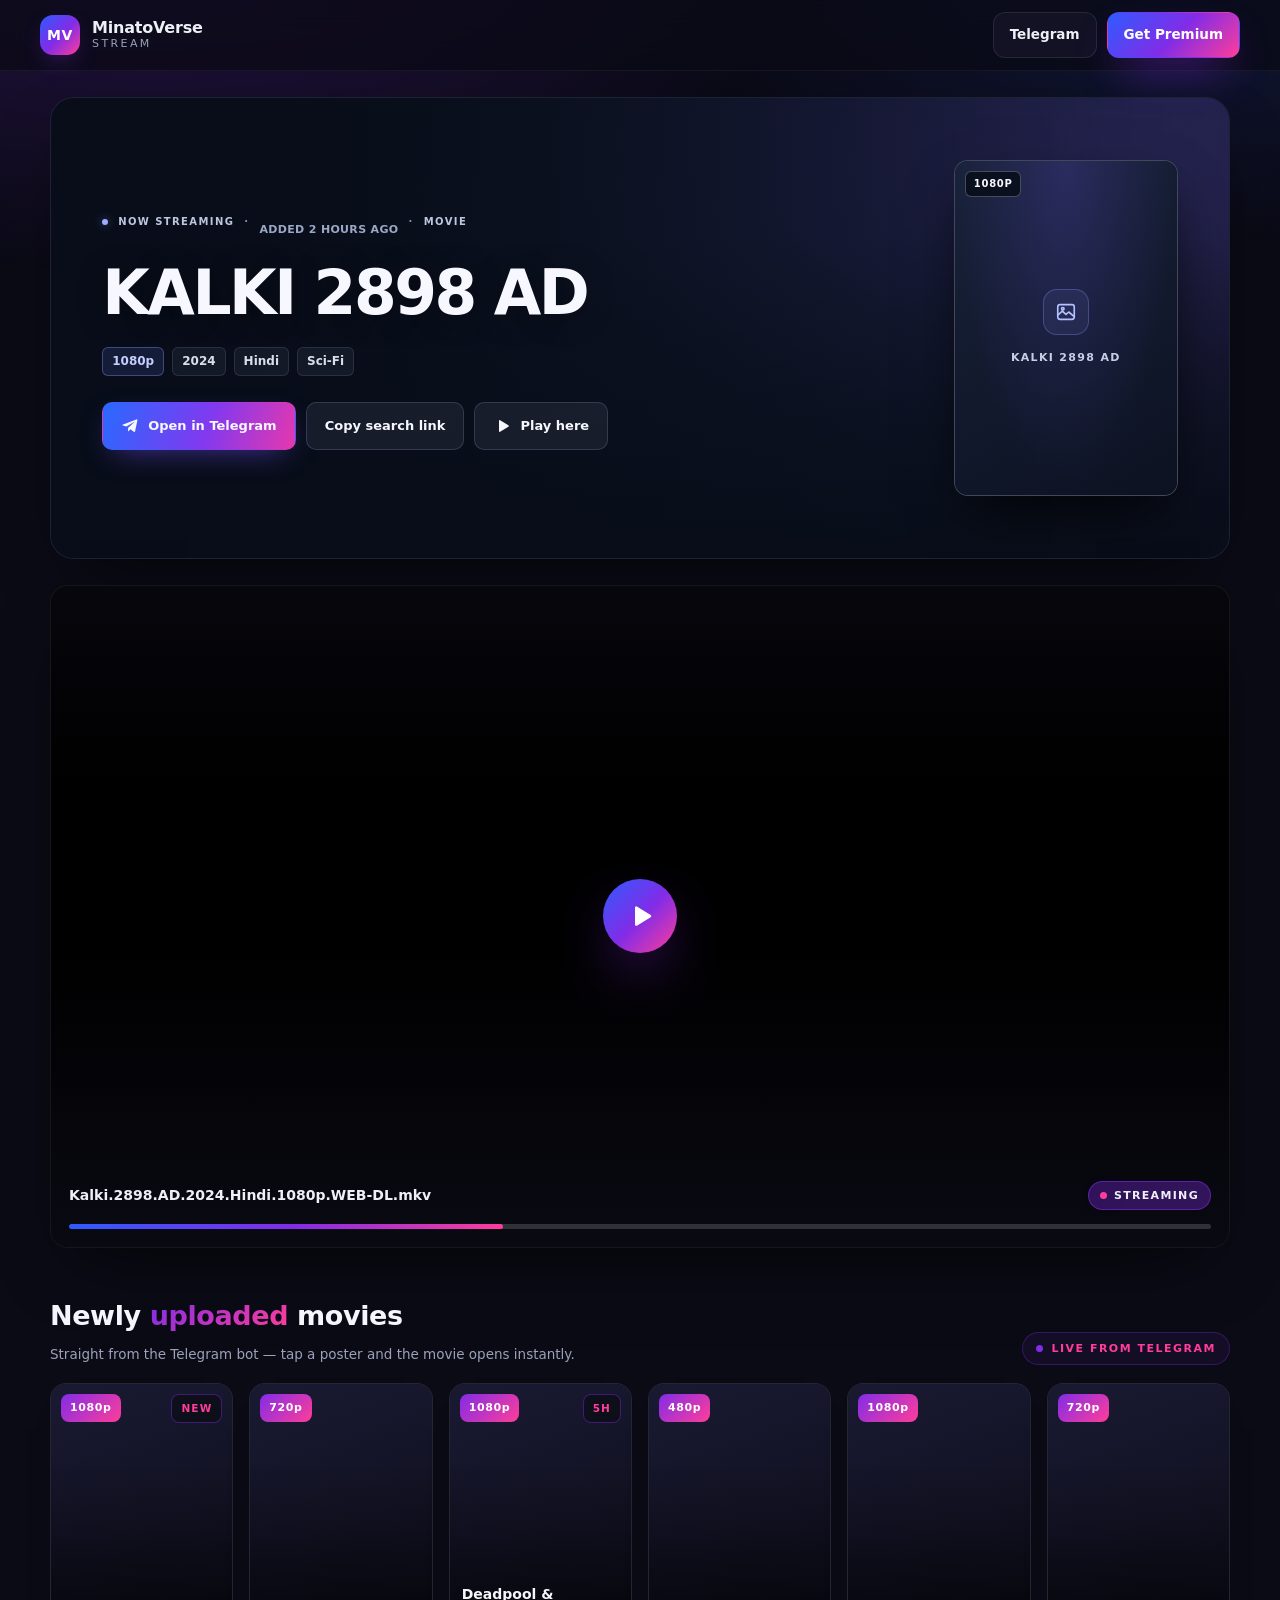
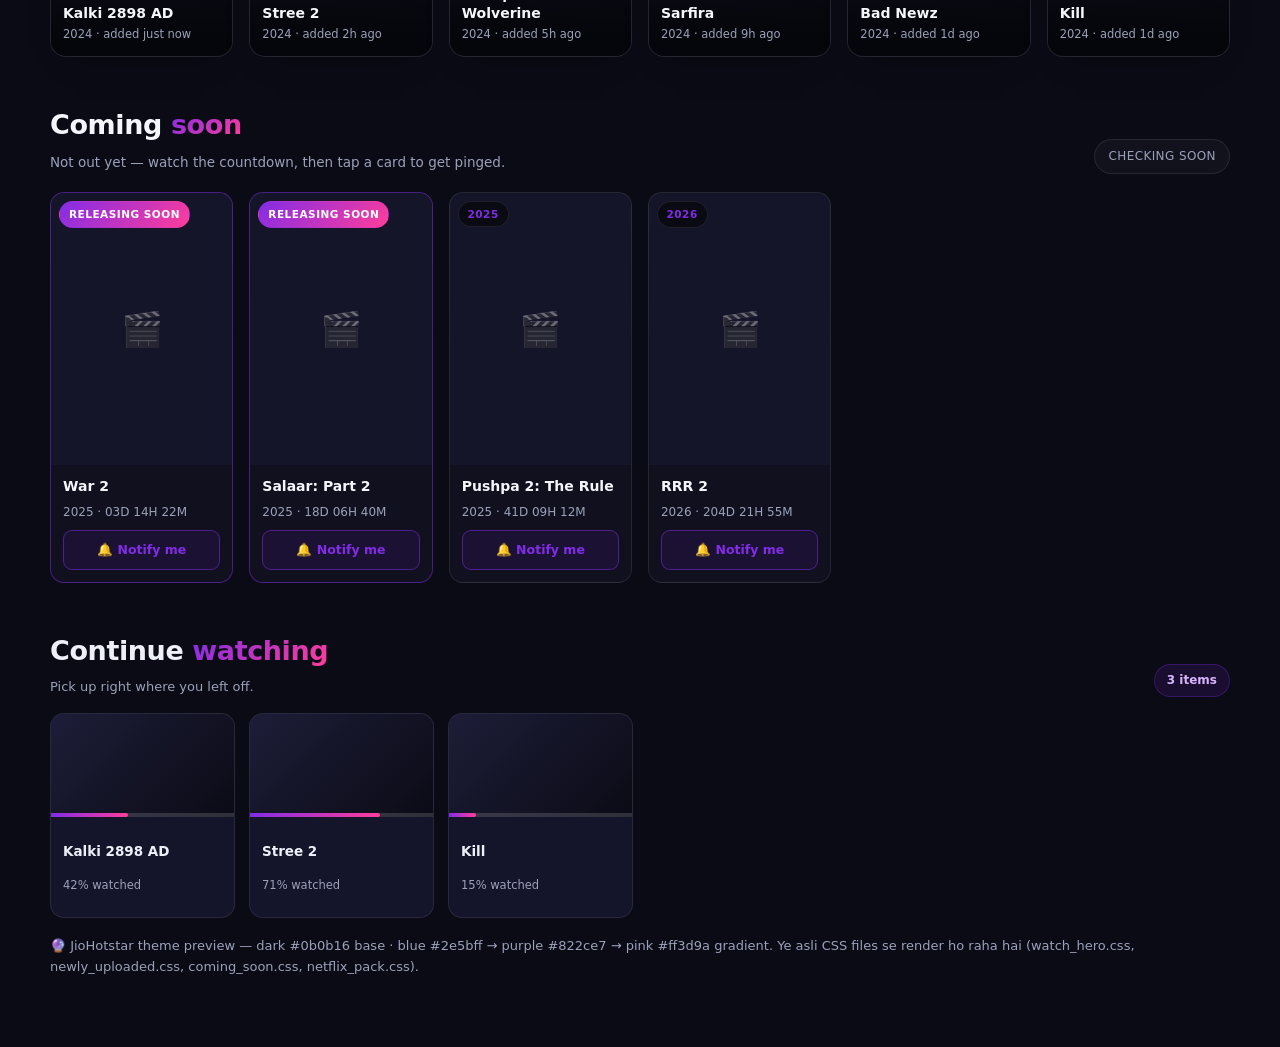
<file: preview/index.html>
<!DOCTYPE html>
<html lang="en">
<head>
<meta charset="UTF-8">
<meta name="viewport" content="width=device-width, initial-scale=1.0">
<meta name="theme-color" content="#0b0b16">
<title>MinatoVerse · JioHotstar Theme Preview</title>
<link rel="stylesheet" href="../dreamxbotz/static/watch_hero.css?v=jh">
<link rel="stylesheet" href="../dreamxbotz/static/newly_uploaded.css?v=jh">
<link rel="stylesheet" href="../dreamxbotz/static/coming_soon.css?v=jh">
<link rel="stylesheet" href="../dreamxbotz/static/netflix_pack.css?v=jh">
<style>
    /* ===== exact :root from dreamxbotz/template/req.html (JioHotstar theme) ===== */
    :root {
        --bg: #0b0b16;
        --panel: #121224;
        --panel-2: #191930;
        --line: rgba(255, 255, 255, 0.09);
        --line-2: rgba(255, 255, 255, 0.05);
        --text: #eef0f7;
        --muted: #9aa1b9;
        --brand: #2e5bff;
        --brand-2: #822ce7;
        --accent: #ff3d9a;
        --ok: #34d399;
        --warn: #fbbf24;
        --bad: #f87171;
        --radius: 18px;
        --radius-sm: 12px;
        --shadow: 0 28px 70px -30px rgba(0, 0, 0, 0.9);
        --grad: linear-gradient(135deg, var(--brand) 0%, var(--brand-2) 52%, var(--accent) 100%);
        --font-display: "Sora", "Segoe UI", system-ui, sans-serif;
        --font-body: "Inter", "Segoe UI", system-ui, sans-serif;
    }
    *, *::before, *::after { box-sizing: border-box; }
    html { -webkit-text-size-adjust: 100%; scroll-behavior: smooth; }
    body {
        margin: 0; background: var(--bg); color: var(--text);
        font-family: var(--font-body); line-height: 1.6;
        overflow-x: hidden; -webkit-font-smoothing: antialiased;
    }
    body::before {
        content: ""; position: fixed; inset: 0; z-index: 0; pointer-events: none;
        background:
            radial-gradient(1100px 620px at 12% -12%, rgba(130, 44, 231, 0.24), transparent 62%),
            radial-gradient(900px 520px at 92% -6%, rgba(46, 91, 255, 0.16), transparent 58%);
    }
    a { color: inherit; text-decoration: none; }
    .wrap { position: relative; z-index: 1; width: min(1180px, 100% - 32px); margin-inline: auto; padding-bottom: 70px; }

    .topbar {
        position: sticky; top: 0; z-index: 40;
        display: flex; align-items: center; justify-content: space-between; gap: 14px;
        padding: 12px min(40px, 4vw);
        background: rgba(11, 11, 22, 0.72);
        backdrop-filter: blur(16px); -webkit-backdrop-filter: blur(16px);
        border-bottom: 1px solid var(--line-2);
    }
    .brand { display: flex; align-items: center; gap: 12px; min-width: 0; }
    .brand-mark {
        display: grid; place-items: center; width: 40px; height: 40px; flex: none;
        border-radius: 13px; background: var(--grad);
        font-family: var(--font-display); font-weight: 700; font-size: 14px;
        letter-spacing: 0.5px; color: #ffffff;
        box-shadow: 0 10px 26px -12px rgba(130, 44, 231, 0.9);
    }
    .brand-text { display: flex; flex-direction: column; line-height: 1.15; font-family: var(--font-display); font-weight: 600; letter-spacing: -0.2px; }
    .brand-text small { font-family: var(--font-body); font-weight: 500; font-size: 11px; letter-spacing: 2.4px; text-transform: uppercase; color: var(--muted); }

    .btn {
        display: inline-flex; align-items: center; justify-content: center; gap: 8px;
        padding: 11px 16px; border: 1px solid var(--line); border-radius: 12px;
        background: var(--panel); color: var(--text); font-weight: 600; font-size: 13.5px;
        transition: transform .16s ease, border-color .16s ease, background .16s ease;
    }
    .btn-primary { background: var(--grad); border-color: transparent; color: #fff; box-shadow: 0 20px 44px -16px rgba(130, 44, 231, 0.95); }

    /* ---- fake player (stage) ---- */
    .stage { margin-top: 26px; }
    .player {
        position: relative; border-radius: var(--radius); overflow: hidden;
        border: 1px solid var(--line); background: #000;
        aspect-ratio: 16 / 9; display: flex; align-items: center; justify-content: center;
        box-shadow: var(--shadow);
    }
    .player-ui { position: absolute; inset: 0; display: flex; flex-direction: column; justify-content: flex-end; padding: 18px; background: linear-gradient(to bottom, rgba(11,11,22,.6), transparent 30%, transparent 55%, rgba(11,11,22,.85)); }
    .player-top { display: flex; align-items: center; justify-content: space-between; gap: 10px; margin-bottom: 14px; }
    .now-playing { font-weight: 600; font-size: 14px; overflow: hidden; text-overflow: ellipsis; white-space: nowrap; }
    .live-chip { flex: none; display: inline-flex; align-items: center; gap: 7px; padding: 5px 11px; border-radius: 999px; background: rgba(130,44,231,.35); border: 1px solid rgba(130,44,231,.55); font-size: 11px; font-weight: 700; letter-spacing: .12em; text-transform: uppercase; }
    .live-dot { width: 7px; height: 7px; border-radius: 50%; background: #ff3d9a; box-shadow: 0 0 34px rgba(130, 44, 231, 0.3); }
    .seek { position: relative; }
    .seek-track { height: 5px; border-radius: 999px; background: rgba(255,255,255,.16); overflow: hidden; }
    .seek-played { width: 38%; height: 100%; border-radius: 999px; background: var(--grad); }
    .play-big { margin: auto; width: 74px; height: 74px; border-radius: 50%; display: grid; place-items: center; background: var(--grad); color: #fff; box-shadow: 0 24px 60px -18px rgba(130,44,231,.95); }
    .note { margin: 18px 0 0; font-size: 13px; color: var(--muted); }
</style>
</head>
<body>
<header class="topbar">
    <div class="brand">
        <span class="brand-mark">MV</span>
        <span class="brand-text">MinatoVerse<small>stream</small></span>
    </div>
    <div style="display:flex;gap:10px;">
        <span class="btn">Telegram</span>
        <span class="btn btn-primary">Get Premium</span>
    </div>
</header>

<div class="wrap">

    <!-- ===== Movie hero (watch_hero.css) ===== -->
    <section class="mh-hero" id="movieHero" aria-labelledby="mhTitle" style="margin-top:26px;">
        <div class="mh-bg" aria-hidden="true"></div>
        <div class="mh-inner">
            <a class="mh-poster" href="#" aria-disabled="true">
                <span class="mh-poster-fallback" aria-hidden="true">
                    <span class="mh-fallback-icon">
                        <svg viewBox="0 0 24 24" fill="none" stroke="currentColor" stroke-width="1.8" stroke-linecap="round" stroke-linejoin="round">
                            <rect x="3" y="4" width="18" height="16" rx="2.5"></rect>
                            <path d="M3 15.5 8 11l4 3.6 3-2.6 6 5"></path>
                            <circle cx="8.5" cy="8.5" r="1.4"></circle>
                        </svg>
                    </span>
                    <span class="mh-fallback-text">Kalki 2898 AD</span>
                </span>
                <span class="mh-badge">1080p</span>
                <span class="mh-poster-hint">
                    <svg viewBox="0 0 24 24" fill="currentColor" aria-hidden="true"><path d="M21.9 4.3 18.8 19c-.2 1-.9 1.3-1.7.8l-4.6-3.4-2.2 2.1c-.3.3-.5.5-1 .5l.3-4.6 8.4-7.6c.4-.3-.1-.5-.6-.2L7.1 12.8l-4.5-1.4c-1-.3-1-1 .2-1.4l17.6-6.8c.8-.3 1.5.2 1.5 1.1Z"></path></svg>
                    Open in Telegram
                </span>
            </a>
            <div class="mh-info">
                <p class="mh-kicker">
                    <span class="mh-dot" aria-hidden="true"></span>Now streaming
                    <span class="mh-kicker-sep">·</span><span class="mh-added">Added 2 hours ago</span>
                    <span class="mh-kicker-sep">·</span><span class="mh-kind">Movie</span>
                </p>
                <h1 class="mh-title" id="mhTitle">Kalki 2898 AD</h1>
                <div class="mh-chips">
                    <span class="mh-chip is-quality">1080p</span>
                    <span class="mh-chip">2024</span>
                    <span class="mh-chip">Hindi</span>
                    <span class="mh-chip">Sci-Fi</span>
                </div>
                <div class="mh-actions">
                    <span class="mh-btn mh-btn-primary">
                        <svg viewBox="0 0 24 24" fill="currentColor" aria-hidden="true"><path d="M21.9 4.3 18.8 19c-.2 1-.9 1.3-1.7.8l-4.6-3.4-2.2 2.1c-.3.3-.5.5-1 .5l.3-4.6 8.4-7.6c.4-.3-.1-.5-.6-.2L7.1 12.8l-4.5-1.4c-1-.3-1-1 .2-1.4l17.6-6.8c.8-.3 1.5.2 1.5 1.1Z"></path></svg>
                        Open in Telegram
                    </span>
                    <span class="mh-btn mh-btn-ghost">Copy search link</span>
                    <a class="mh-btn mh-btn-ghost" href="#player">
                        <svg viewBox="0 0 24 24" fill="currentColor" aria-hidden="true"><path d="M8 5.2v13.6a1 1 0 0 0 1.5.9l11-6.8a1 1 0 0 0 0-1.8l-11-6.8A1 1 0 0 0 8 5.2Z"></path></svg>
                        Play here
                    </a>
                </div>
            </div>
        </div>
    </section>

    <!-- ===== Player (simplified) ===== -->
    <section class="stage" id="player">
        <div class="player">
            <div class="play-big">
                <svg viewBox="0 0 24 24" width="30" height="30" fill="currentColor"><path d="M8 5.2v13.6a1 1 0 0 0 1.5.9l11-6.8a1 1 0 0 0 0-1.8l-11-6.8A1 1 0 0 0 8 5.2Z"></path></svg>
            </div>
            <div class="player-ui">
                <div class="player-top">
                    <span class="now-playing">Kalki.2898.AD.2024.Hindi.1080p.WEB-DL.mkv</span>
                    <span class="live-chip"><i class="live-dot"></i>Streaming</span>
                </div>
                <div class="seek"><div class="seek-track"><div class="seek-played"></div></div></div>
            </div>
        </div>
    </section>

    <!-- ===== Newly Uploaded (newly_uploaded.css) ===== -->
    <section class="nu-section" aria-labelledby="nuTitle">
        <div class="nu-head">
            <div>
                <h2 class="nu-title" id="nuTitle">Newly <span>uploaded</span> movies</h2>
                <p class="nu-sub">Straight from the Telegram bot — tap a poster and the movie opens instantly.</p>
            </div>
            <span class="nu-chip"><i></i><span>live from telegram</span></span>
        </div>
        <div class="nu-grid">
            <a class="nu-card nu-card--newest" href="#">
                <span class="nu-art">
                    <span class="nu-shade"></span>
                    <span class="nu-badge">1080p</span>
                    <span class="nu-new">new</span>
                    <span class="nu-cta"><svg viewBox="0 0 24 24" fill="currentColor" width="15" height="15"><path d="M21.9 4.3 18.8 19c-.2 1-.9 1.3-1.7.8l-4.6-3.4-2.2 2.1c-.3.3-.5.5-1 .5l.3-4.6 8.4-7.6c.4-.3-.1-.5-.6-.2L7.1 12.8l-4.5-1.4c-1-.3-1-1 .2-1.4l17.6-6.8c.8-.3 1.5.2 1.5 1.1Z"/></svg><span>Open in Telegram</span></span>
                    <span class="nu-body"><span class="nu-card-title">Kalki 2898 AD</span><span class="nu-card-sub">2024 · added just now</span></span>
                </span>
            </a>
            <a class="nu-card" href="#"><span class="nu-art"><span class="nu-shade"></span><span class="nu-badge">720p</span><span class="nu-body"><span class="nu-card-title">Stree 2</span><span class="nu-card-sub">2024 · added 2h ago</span></span></span></a>
            <a class="nu-card" href="#"><span class="nu-art"><span class="nu-shade"></span><span class="nu-badge">1080p</span><span class="nu-new">5h</span><span class="nu-body"><span class="nu-card-title">Deadpool &amp; Wolverine</span><span class="nu-card-sub">2024 · added 5h ago</span></span></span></a>
            <a class="nu-card" href="#"><span class="nu-art"><span class="nu-shade"></span><span class="nu-badge">480p</span><span class="nu-body"><span class="nu-card-title">Sarfira</span><span class="nu-card-sub">2024 · added 9h ago</span></span></span></a>
            <a class="nu-card" href="#"><span class="nu-art"><span class="nu-shade"></span><span class="nu-badge">1080p</span><span class="nu-body"><span class="nu-card-title">Bad Newz</span><span class="nu-card-sub">2024 · added 1d ago</span></span></span></a>
            <a class="nu-card" href="#"><span class="nu-art"><span class="nu-shade"></span><span class="nu-badge">720p</span><span class="nu-body"><span class="nu-card-title">Kill</span><span class="nu-card-sub">2024 · added 1d ago</span></span></span></a>
        </div>
    </section>

    <!-- ===== Coming Soon (coming_soon.css) ===== -->
    <section class="cs-section" aria-labelledby="csTitle">
        <div class="cs-head">
            <div>
                <h2 class="cs-title" id="csTitle">Coming <span>soon</span></h2>
                <p class="cs-sub">Not out yet — watch the countdown, then tap a card to get pinged.</p>
            </div>
            <span class="cs-chip-live"><span>checking soon</span></span>
        </div>
        <div class="cs-grid">
            <div class="cs-card cs-soon">
                <div class="cs-art cs-noart"><span class="cs-chip">releasing soon</span></div>
                <div class="cs-body"><h3 class="cs-name">War 2</h3><p class="cs-meta">2025 · 03D 14H 22M</p><a class="cs-open" href="#">🔔 Notify me</a></div>
            </div>
            <div class="cs-card cs-soon">
                <div class="cs-art cs-noart"><span class="cs-chip">releasing soon</span></div>
                <div class="cs-body"><h3 class="cs-name">Salaar: Part 2</h3><p class="cs-meta">2025 · 18D 06H 40M</p><a class="cs-open" href="#">🔔 Notify me</a></div>
            </div>
            <div class="cs-card">
                <div class="cs-art cs-noart"><span class="cs-chip">2025</span></div>
                <div class="cs-body"><h3 class="cs-name">Pushpa 2: The Rule</h3><p class="cs-meta">2025 · 41D 09H 12M</p><a class="cs-open" href="#">🔔 Notify me</a></div>
            </div>
            <div class="cs-card">
                <div class="cs-art cs-noart"><span class="cs-chip">2026</span></div>
                <div class="cs-body"><h3 class="cs-name">RRR 2</h3><p class="cs-meta">2026 · 204D 21H 55M</p><a class="cs-open" href="#">🔔 Notify me</a></div>
            </div>
        </div>
    </section>

    <!-- ===== Netflix Pack rail (netflix_pack.css) ===== -->
    <section class="nfx-rail">
        <div class="nfx-rail-head">
            <div>
                <h2 class="nfx-rail-title">Continue <span>watching</span></h2>
                <p class="nfx-rail-sub">Pick up right where you left off.</p>
            </div>
            <span class="nfx-rail-count">3 items</span>
        </div>
        <div class="nfx-rail-grid">
            <div class="nfx-cw-card">
                <div class="nfx-cw-art" style="--h:265;">
                    <span class="nfx-cw-play"><span><svg viewBox="0 0 24 24" fill="currentColor" width="18"><path d="M8 5.2v13.6a1 1 0 0 0 1.5.9l11-6.8a1 1 0 0 0 0-1.8l-11-6.8A1 1 0 0 0 8 5.2Z"/></svg></span></span>
                    <div class="nfx-cw-progress"><i style="width:42%"></i></div>
                </div>
                <div class="nfx-cw-body"><p class="nfx-cw-title">Kalki 2898 AD</p><p class="nfx-cw-meta">42% watched</p></div>
            </div>
            <div class="nfx-cw-card">
                <div class="nfx-cw-art" style="--h:300;">
                    <span class="nfx-cw-play"><span><svg viewBox="0 0 24 24" fill="currentColor" width="18"><path d="M8 5.2v13.6a1 1 0 0 0 1.5.9l11-6.8a1 1 0 0 0 0-1.8l-11-6.8A1 1 0 0 0 8 5.2Z"/></svg></span></span>
                    <div class="nfx-cw-progress"><i style="width:71%"></i></div>
                </div>
                <div class="nfx-cw-body"><p class="nfx-cw-title">Stree 2</p><p class="nfx-cw-meta">71% watched</p></div>
            </div>
            <div class="nfx-cw-card">
                <div class="nfx-cw-art" style="--h:330;">
                    <span class="nfx-cw-play"><span><svg viewBox="0 0 24 24" fill="currentColor" width="18"><path d="M8 5.2v13.6a1 1 0 0 0 1.5.9l11-6.8a1 1 0 0 0 0-1.8l-11-6.8A1 1 0 0 0 8 5.2Z"/></svg></span></span>
                    <div class="nfx-cw-progress"><i style="width:15%"></i></div>
                </div>
                <div class="nfx-cw-body"><p class="nfx-cw-title">Kill</p><p class="nfx-cw-meta">15% watched</p></div>
            </div>
        </div>
    </section>

    <p class="note">🔮 JioHotstar theme preview — dark #0b0b16 base · blue #2e5bff → purple #822ce7 → pink #ff3d9a gradient. Ye asli CSS files se render ho raha hai (watch_hero.css, newly_uploaded.css, coming_soon.css, netflix_pack.css).</p>
</div>
</body>
</html>
</file>
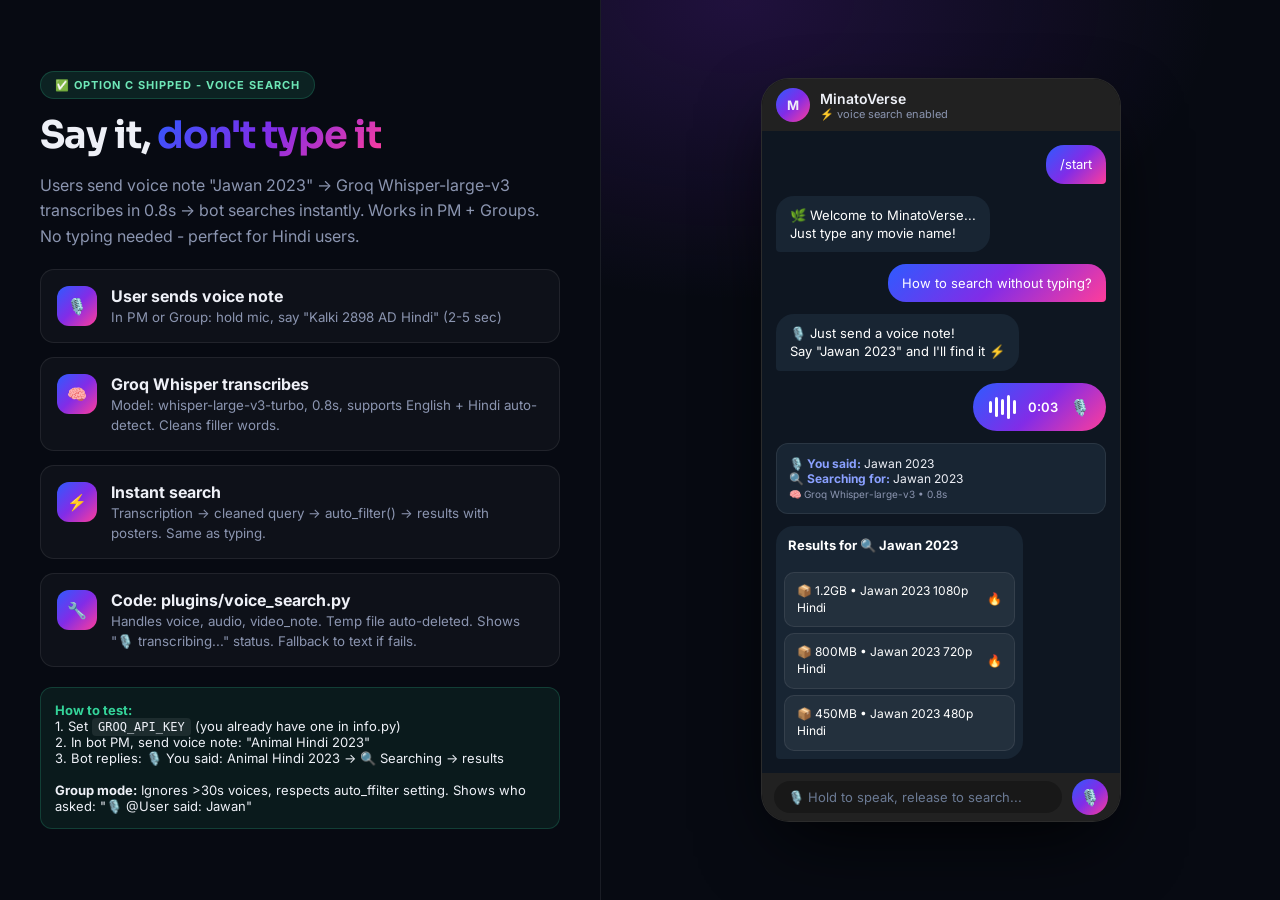
<file: preview/voice_search.html>
<!DOCTYPE html>
<html lang="en">
<head>
<meta charset="UTF-8"><meta name="viewport" content="width=device-width,initial-scale=1">
<title>MinatoVerse - Voice Search</title>
<link href="https://fonts.googleapis.com/css2?family=Sora:wght@600;700&family=Inter:wght@400;500;600&display=swap" rel="stylesheet">
<style>
:root{--bg:#070a12;--panel:#111525;--line:rgba(255,255,255,0.08);--text:#eef0f7;--muted:#8b95b0;--brand:#2e5bff;--purple:#822ce7;--pink:#ff3d9a;--grad:linear-gradient(135deg,#2e5bff,#822ce7,#ff3d9a);--ok:#34d399}
*{box-sizing:border-box}body{margin:0;background:var(--bg);color:var(--text);font-family:Inter,sans-serif;display:flex;min-height:100vh}
.left{flex:1;padding:40px;max-width:600px;margin:auto}
.right{flex:1;display:flex;align-items:center;justify-content:center;padding:30px;border-left:1px solid var(--line);background:radial-gradient(800px 500px at 20% 0%,rgba(130,44,231,0.2),transparent 60%)}
.badge{display:inline-flex;gap:8px;padding:6px 14px;border-radius:999px;background:rgba(52,211,153,0.12);border:1px solid rgba(52,211,153,0.2);font-size:11px;font-weight:700;letter-spacing:1px;text-transform:uppercase;color:#6ee7b7}
h1{font-family:Sora,sans-serif;font-size:38px;line-height:1.1;letter-spacing:-1px;margin:16px 0}
h1 span{background:var(--grad);-webkit-background-clip:text;background-clip:text;color:transparent}
.sub{color:var(--muted);line-height:1.6}
.steps{display:flex;flex-direction:column;gap:14px;margin-top:20px}
.step{display:flex;gap:14px;padding:16px;border:1px solid var(--line);border-radius:14px;background:rgba(255,255,255,0.03)}
.step i{width:40px;height:40px;border-radius:12px;background:var(--grad);display:grid;place-items:center;flex:none;font-style:normal}
.phone{width:360px;background:#0f0f0f;border-radius:28px;border:1px solid rgba(255,255,255,0.12);overflow:hidden;box-shadow:0 30px 80px -20px rgba(0,0,0,0.9);display:flex;flex-direction:column}
.p-top{height:52px;background:#212121;display:flex;align-items:center;gap:10px;padding:0 14px}
.avatar{width:34px;height:34px;border-radius:50%;background:var(--grad);display:grid;place-items:center;font-weight:700;font-size:13px}
.p-body{padding:14px;display:flex;flex-direction:column;gap:12px;min-height:480px;background:#0e1621}
.bubble{max-width:75%;padding:10px 14px;border-radius:18px;font-size:13px;line-height:1.4}
.bubble.me{align-self:flex-end;background:var(--grad);color:#fff;border-radius:18px 18px 4px 18px}
.bubble.bot{align-self:flex-start;background:#182533;color:#fff;border-radius:18px 18px 18px 4px}
.voice{display:flex;align-items:center;gap:12px;background:var(--grad);color:#fff;padding:12px 16px;border-radius:24px;align-self:flex-end;max-width:85%}
.wave{display:flex;gap:3px;align-items:center}
.wave i{width:3px;background:#fff;border-radius:999px;display:block;animation:wave 1s infinite}
.wave i:nth-child(1){height:12px;animation-delay:0s}
.wave i:nth-child(2){height:20px;animation-delay:.1s}
.wave i:nth-child(3){height:16px;animation-delay:.2s}
.wave i:nth-child(4){height:24px;animation-delay:.3s}
.wave i:nth-child(5){height:14px;animation-delay:.4s}
@keyframes wave{0%,100%{transform:scaleY(0.5)}50%{transform:scaleY(1)}}
.transcript{background:#182533;border:1px solid rgba(255,255,255,0.08);border-radius:12px;padding:12px;font-size:12px}
.transcript b{color:#8aa0ff}
.results{display:flex;flex-direction:column;gap:6px;margin-top:8px}
.res{display:flex;justify-content:space-between;align-items:center;padding:10px 12px;background:rgba(255,255,255,0.05);border-radius:10px;font-size:12px;border:1px solid var(--line)}
.code{font-family:monospace;background:rgba(255,255,255,0.08);padding:2px 6px;border-radius:4px;font-size:12px}
@media(max-width:900px){body{flex-direction:column}.right{border-left:none;border-top:1px solid var(--line)}}
</style>
</head>
<body>
<div class="left">
  <span class="badge">✅ OPTION C SHIPPED - VOICE SEARCH</span>
  <h1>Say it, <span>don't type it</span></h1>
  <p class="sub">Users send voice note "Jawan 2023" → Groq Whisper-large-v3 transcribes in 0.8s → bot searches instantly. Works in PM + Groups. No typing needed - perfect for Hindi users.</p>
  
  <div class="steps">
    <div class="step"><i>🎙️</i><div><b>User sends voice note</b><br><small style="color:var(--muted)">In PM or Group: hold mic, say "Kalki 2898 AD Hindi" (2-5 sec)</small></div></div>
    <div class="step"><i>🧠</i><div><b>Groq Whisper transcribes</b><br><small style="color:var(--muted)">Model: whisper-large-v3-turbo, 0.8s, supports English + Hindi auto-detect. Cleans filler words.</small></div></div>
    <div class="step"><i>⚡</i><div><b>Instant search</b><br><small style="color:var(--muted)">Transcription → cleaned query → auto_filter() → results with posters. Same as typing.</small></div></div>
    <div class="step"><i>🔧</i><div><b>Code: plugins/voice_search.py</b><br><small style="color:var(--muted)">Handles voice, audio, video_note. Temp file auto-deleted. Shows "🎙️ transcribing..." status. Fallback to text if fails.</small></div></div>
  </div>

  <div style="margin-top:20px;padding:14px;background:rgba(52,211,153,0.08);border:1px solid rgba(52,211,153,0.2);border-radius:12px;font-size:13px">
    <b style="color:var(--ok)">How to test:</b><br>
    1. Set <span class="code">GROQ_API_KEY</span> (you already have one in info.py)<br>
    2. In bot PM, send voice note: "Animal Hindi 2023"<br>
    3. Bot replies: 🎙️ You said: Animal Hindi 2023 → 🔍 Searching → results<br><br>
    <b>Group mode:</b> Ignores >30s voices, respects auto_ffilter setting. Shows who asked: "🎙️ @User said: Jawan"
  </div>
</div>

<div class="right">
  <div class="phone">
    <div class="p-top"><div class="avatar">M</div><div><div style="font-weight:600;font-size:14px">MinatoVerse</div><div style="font-size:11px;color:#8b95b0">⚡ voice search enabled</div></div></div>
    <div class="p-body">
      <div class="bubble me">/start</div>
      <div class="bubble bot">🌿 Welcome to MinatoVerse...<br>Just type any movie name!</div>
      <div class="bubble me">How to search without typing?</div>
      <div class="bubble bot">🎙️ Just send a voice note!<br>Say "Jawan 2023" and I'll find it ⚡</div>
      
      <div class="voice"><div class="wave"><i></i><i></i><i></i><i></i><i></i></div><span style="font-size:13px;font-weight:600">0:03</span><span style="margin-left:auto">🎙️</span></div>
      
      <div class="transcript"><b>🎙️ You said:</b> Jawan 2023<br><b>🔍 Searching for:</b> Jawan 2023<br><small style="color:var(--muted)">🧠 Groq Whisper-large-v3 • 0.8s</small></div>
      
      <div class="bubble bot" style="padding:0;overflow:hidden">
        <div style="padding:10px 12px"><b>Results for 🔍 Jawan 2023</b></div>
        <div class="results" style="padding:0 8px 8px">
          <div class="res"><span>📦 1.2GB • Jawan 2023 1080p Hindi</span><span>🔥</span></div>
          <div class="res"><span>📦 800MB • Jawan 2023 720p Hindi</span><span>🔥</span></div>
          <div class="res"><span>📦 450MB • Jawan 2023 480p Hindi</span><span></span></div>
        </div>
      </div>
    </div>
    <div style="height:48px;background:#212121;display:flex;align-items:center;padding:0 12px;gap:10px"><span style="flex:1;background:#181818;border-radius:20px;padding:8px 14px;font-size:13px;color:#6b7a94">🎙️ Hold to speak, release to search...</span><span style="width:36px;height:36px;border-radius:50%;background:var(--grad);display:grid;place-items:center">🎙️</span></div>
  </div>
</div>
</body>
</html>
</file>
<file: dreamxbotz/static/watch_hero.css>
/* MinatoVerse · cinematic watch hero
   JioHotstar-inspired: sharp wide artwork, dark scrims, a complete poster and
   a blue / violet / pink watch CTA. Everything is scoped to .mh-*.
   The poster is never cropped; only the decorative backdrop uses cover. */

.mh-hero {
    --mh-accent: #8d9dff;
    --mh-ink: #f7f8ff;
    --mh-gradient: linear-gradient(110deg, #2869ff 0%, #8239ef 55%, #e638ad 100%);
    position: relative;
    isolation: isolate;
    margin: 24px 0 4px;
    border: 1px solid rgba(183, 194, 255, 0.12);
    border-radius: 24px;
    background: #080d19;
    overflow: hidden;
    box-shadow: 0 28px 70px -30px rgba(0, 0, 0, 0.85);
}

.mh-hero [hidden] {
    display: none !important;
}

/* The wide artwork stays sharp. The scrim, not a heavy blur, protects text. */
.mh-bg {
    position: absolute;
    inset: 0 0 0 18%;
    z-index: 0;
    overflow: hidden;
    background:
        radial-gradient(ellipse at 85% 10%, rgba(104, 68, 198, 0.3), transparent 65%),
        linear-gradient(125deg, #101627, #152039 70%, #19152d);
}

.mh-bg img {
    display: block;
    width: 100%;
    height: 100%;
    object-fit: cover;
    object-position: center 30%;
    opacity: 0;
    transition: opacity 0.65s ease;
}

.mh-hero.is-art .mh-bg img {
    opacity: 0.9;
}

.mh-hero::after {
    content: "";
    position: absolute;
    inset: 0;
    z-index: 1;
    pointer-events: none;
    background:
        linear-gradient(90deg, #080d19 0%, rgba(8, 13, 25, 0.96) 23%, rgba(8, 13, 25, 0.7) 49%, rgba(8, 13, 25, 0.08) 100%),
        linear-gradient(0deg, #080d19 0%, rgba(8, 13, 25, 0.12) 70%);
}

/* ---------- layout ---------- */
.mh-inner {
    position: relative;
    z-index: 2;
    display: grid;
    grid-template-columns: minmax(0, 1fr) 224px;
    grid-template-areas: "info poster";
    gap: clamp(28px, 5vw, 72px);
    align-items: center;
    min-height: 460px;
    padding: 44px clamp(28px, 4vw, 52px);
}

/* ---------- complete 2:3 poster ---------- */
.mh-poster {
    grid-area: poster;
    position: relative;
    display: block;
    width: 100%;
    min-width: 0;
    aspect-ratio: 2 / 3;
    border-radius: 14px;
    overflow: hidden;
    text-decoration: none;
    color: inherit;
    background: #0c1221;
    border: 1px solid rgba(223, 229, 255, 0.25);
    box-shadow: 0 24px 55px -16px rgba(0, 0, 0, 0.9);
    transition: transform 0.3s ease, box-shadow 0.3s ease, border-color 0.3s ease;
}

@supports not (aspect-ratio: 2 / 3) {
    .mh-poster::before {
        content: "";
        display: block;
        padding-top: 150%;
    }
}

@media (hover: hover) {
    .mh-poster:hover {
        transform: translateY(-4px);
        border-color: rgba(183, 194, 255, 0.65);
        box-shadow: 0 28px 60px -16px #000, 0 0 28px rgba(130, 57, 239, 0.2);
    }
}

.mh-poster:focus-visible,
.mh-btn:focus-visible {
    outline: 3px solid #aab9ff;
    outline-offset: 5px;
}

.mh-poster-img {
    position: absolute;
    inset: 0;
    z-index: 2;
    display: block;
    width: 100%;
    height: 100%;
    /* Preserve every edge, including titles/credits on non-2:3 source art. */
    object-fit: contain;
    object-position: center;
    opacity: 0;
    transition: opacity 0.45s ease;
}

.mh-poster.is-ready .mh-poster-img {
    opacity: 1;
}

.mh-poster-fallback {
    position: absolute;
    inset: 0;
    z-index: 1;
    display: flex;
    flex-direction: column;
    align-items: center;
    justify-content: center;
    gap: 14px;
    padding: 16px;
    text-align: center;
    background:
        radial-gradient(ellipse at 50% 0%, rgba(98, 81, 213, 0.25), transparent 70%),
        linear-gradient(150deg, #19223b, #0c1221);
}

.mh-poster.is-ready .mh-poster-fallback {
    visibility: hidden;
}

.mh-fallback-icon {
    display: grid;
    place-items: center;
    width: 46px;
    height: 46px;
    border-radius: 14px;
    border: 1px solid rgba(141, 157, 255, 0.3);
    color: #b4c1ff;
    background: rgba(141, 157, 255, 0.08);
}

.mh-fallback-icon svg {
    width: 22px;
    height: 22px;
}

.mh-fallback-text {
    font-size: 11px;
    font-weight: 600;
    letter-spacing: 0.12em;
    text-transform: uppercase;
    color: #c7cee4;
    overflow-wrap: anywhere;
}

.mh-badge {
    position: absolute;
    top: 10px;
    left: 10px;
    z-index: 3;
    padding: 4px 8px;
    border: 1px solid rgba(255, 255, 255, 0.25);
    border-radius: 6px;
    background: rgba(8, 13, 25, 0.86);
    color: #f7f8ff;
    font-size: 10px;
    font-weight: 700;
    letter-spacing: 0.07em;
    text-transform: uppercase;
}

.mh-poster-hint {
    position: absolute;
    inset: auto 0 0;
    z-index: 3;
    display: flex;
    align-items: center;
    justify-content: center;
    gap: 6px;
    padding: 24px 8px 12px;
    font-size: 11px;
    font-weight: 600;
    color: #fff;
    background: linear-gradient(0deg, rgba(5, 8, 17, 0.96), transparent);
    opacity: 0;
    transition: opacity 0.25s ease;
}

.mh-poster-hint svg {
    width: 14px;
    height: 14px;
}

.mh-poster:hover .mh-poster-hint,
.mh-poster:focus-visible .mh-poster-hint {
    opacity: 1;
}

/* ---------- movie information ---------- */
.mh-info {
    grid-area: info;
    min-width: 0;
    max-width: 600px;
    padding: 12px 0;
}

.mh-kicker {
    display: flex;
    align-items: center;
    flex-wrap: wrap;
    gap: 10px;
    margin: 0 0 20px;
    font-size: 10px;
    font-weight: 600;
    letter-spacing: 0.14em;
    text-transform: uppercase;
    color: #bdc6e0;
}

.mh-live {
    display: inline-flex;
    align-items: center;
    gap: 8px;
    padding: 6px 10px;
    border: 1px solid rgba(141, 157, 255, 0.28);
    border-radius: 6px;
    background: rgba(95, 117, 224, 0.1);
    color: #bdc9ff;
}

.mh-dot {
    width: 6px;
    height: 6px;
    border-radius: 50%;
    background: #9baeff;
    box-shadow: 0 0 10px rgba(141, 157, 255, 0.55);
}

.mh-kicker-sep {
    color: #8290b1;
}

.mh-title {
    margin: 0;
    font-family: var(--font-display, "Sora", system-ui, sans-serif);
    font-size: clamp(34px, 4.8vw, 62px);
    font-weight: 700;
    line-height: 1.1;
    letter-spacing: -0.04em;
    text-transform: uppercase;
    color: var(--mh-ink);
    overflow-wrap: anywhere;
    text-wrap: balance;
    text-shadow: 0 4px 30px rgba(0, 0, 0, 0.3);
}

.mh-chips {
    display: flex;
    align-items: center;
    flex-wrap: wrap;
    gap: 8px;
    margin-top: 20px;
}

.mh-chip {
    padding: 4px 9px;
    border-radius: 6px;
    border: 1px solid rgba(204, 216, 255, 0.12);
    background: rgba(204, 216, 255, 0.06);
    color: #d8def0;
    font-size: 12px;
    font-weight: 600;
    white-space: nowrap;
}

.mh-chip.is-quality {
    border-color: rgba(141, 157, 255, 0.35);
    background: rgba(98, 118, 236, 0.14);
    color: #c4ceff;
}

.mh-sub {
    margin: 18px 0 0;
    max-width: 46ch;
    color: #b7c0d7;
    font-size: 14px;
    line-height: 1.7;
}

.mh-sub b {
    color: #e5eaff;
    font-weight: 600;
}

.mh-actions {
    display: flex;
    align-items: center;
    flex-wrap: wrap;
    gap: 10px;
    margin-top: 26px;
}

.mh-btn {
    display: inline-flex;
    align-items: center;
    justify-content: center;
    gap: 9px;
    min-height: 48px;
    padding: 12px 18px;
    border: 1px solid transparent;
    border-radius: 10px;
    font-family: var(--font-body, "Inter", system-ui, sans-serif);
    font-size: 13px;
    font-weight: 600;
    line-height: 1.4;
    text-decoration: none;
    cursor: pointer;
    color: var(--mh-ink);
    transition: transform 0.2s ease, box-shadow 0.2s ease, background 0.2s ease, filter 0.2s ease;
}

.mh-btn svg {
    width: 18px;
    height: 18px;
    flex: none;
}

.mh-btn-primary {
    min-width: 164px;
    background: var(--mh-gradient);
    box-shadow: 0 10px 30px -12px rgba(108, 75, 243, 0.7);
}

.mh-btn-primary:hover {
    filter: brightness(1.12);
    transform: translateY(-2px);
    box-shadow: 0 14px 32px -12px rgba(108, 75, 243, 0.85);
}

.mh-btn:active {
    transform: scale(0.98);
}

.mh-btn-ghost {
    background: rgba(196, 209, 255, 0.08);
    border-color: rgba(196, 209, 255, 0.16);
}

.mh-btn-ghost:hover {
    background: rgba(196, 209, 255, 0.16);
}

.mh-btn-icon {
    width: 48px;
    padding: 12px;
    flex: none;
}

.mh-btn[aria-disabled="true"],
.mh-btn:disabled {
    opacity: 0.5;
    pointer-events: none;
}

.mh-sr-only {
    position: absolute;
    width: 1px;
    height: 1px;
    padding: 0;
    margin: -1px;
    overflow: hidden;
    clip: rect(0, 0, 0, 0);
    white-space: nowrap;
    border: 0;
}

.mh-added {
    margin: 16px 0 0;
    color: #9aa8c6;
    font-size: 11px;
    letter-spacing: 0.03em;
}

.mh-status {
    display: block;
    margin-top: 12px;
    color: #bdc9e7;
    font-size: 12px;
    line-height: 1.5;
}

.mh-hero[data-mh-state="error"] .mh-status {
    color: #ffc9c9;
}

/* Only the placeholder shimmers, never already decoded artwork. */
.mh-hero[data-mh-state="loading"] .mh-poster:not(.is-ready)::after {
    content: "";
    position: absolute;
    inset: 0;
    z-index: 4;
    background: linear-gradient(100deg, transparent 20%, rgba(194, 205, 255, 0.1) 50%, transparent 80%);
    background-size: 220% 100%;
    animation: mh-shimmer 1.8s linear infinite;
    pointer-events: none;
}

@keyframes mh-shimmer {
    from { background-position: 140% 0; }
    to { background-position: -60% 0; }
}

/* ---------- tablet / phone ---------- */
@media (max-width: 900px) {
    .mh-inner {
        grid-template-columns: minmax(0, 1fr) 176px;
        gap: 24px;
        min-height: 410px;
        padding: 30px;
    }

    .mh-title {
        font-size: clamp(32px, 5vw, 46px);
    }

    .mh-hero {
        margin-top: 18px;
    }
}

@media (max-width: 640px) {
    .mh-inner {
        grid-template-columns: minmax(0, 1fr);
        grid-template-areas: "poster" "info";
        min-height: 0;
        gap: 24px;
        padding: 28px 24px 24px;
    }

    .mh-poster {
        width: 144px;
        justify-self: center;
        border-radius: 10px;
    }

    .mh-bg {
        inset: 0 0 auto;
        height: 360px;
    }

    .mh-bg img {
        object-position: center top;
    }

    .mh-hero::after {
        background: linear-gradient(0deg, #080d19 30%, rgba(8, 13, 25, 0.87) 52%, rgba(8, 13, 25, 0.18) 100%);
    }

    .mh-info {
        padding: 0;
    }

    .mh-kicker {
        margin-bottom: 14px;
    }

    .mh-title {
        font-size: clamp(30px, 7vw, 42px);
    }

    .mh-chips {
        margin-top: 16px;
        gap: 6px;
    }

    .mh-sub {
        font-size: 13px;
        margin-top: 14px;
    }

    .mh-actions {
        display: grid;
        grid-template-columns: minmax(0, 1fr) 48px;
        margin-top: 22px;
    }

    .mh-btn-primary {
        grid-column: 1 / -1;
    }
}

@media (max-width: 420px) {
    .mh-hero {
        border-radius: 18px;
    }

    .mh-inner {
        gap: 20px;
        padding: 22px 20px;
    }

    .mh-poster {
        width: 128px;
    }

    .mh-chip {
        padding: 4px 8px;
        font-size: 11px;
    }
}

@media (prefers-reduced-motion: reduce) {
    .mh-poster,
    .mh-btn,
    .mh-poster-hint,
    .mh-poster-img,
    .mh-bg img {
        transition: none !important;
    }

    .mh-hero[data-mh-state="loading"] .mh-poster::after {
        animation: none !important;
    }
}

@media print {
    .mh-hero {
        break-inside: avoid;
    }
}
</file>
<file: dreamxbotz/static/newly_uploaded.css>
/* ==========================================================================
   Stream Mode · "Newly Uploaded Movies"
   Served from the bot's own web server (/static/newly_uploaded.css).
   Everything is scoped under .nu-* and uses its own CSS variables, so the
   existing navbar / hero / trending / poster-wall styles stay untouched.
   Theme: JioHotstar-style dark background + purple/pink accent (blue #2e5bff → purple #822ce7 → pink #ff3d9a), matching the MinatoVerse pages.
   ========================================================================== */

.nu-section {
    --nu-accent: #822ce7;
    --nu-accent-2: #ff3d9a;
    --nu-ink: #f4f6fb;
    --nu-muted: #9aa1b9;
    --nu-card: #10101f;
    --nu-line: rgba(255, 255, 255, 0.09);
    --nu-line-accent: rgba(130, 44, 231, 0.5);
    --nu-glow: 0 24px 46px -26px rgba(130, 44, 231, 0.55);
    --nu-font: var(--font-display, "Sora", "Segoe UI", system-ui, sans-serif);
    position: relative;
    margin: 46px 0 10px;
}

/* ---------- header ---------- */
.nu-head {
    display: flex;
    align-items: flex-end;
    justify-content: space-between;
    gap: 16px;
    margin-bottom: 18px;
}

.nu-title {
    margin: 0;
    font-family: var(--nu-font);
    font-size: clamp(20px, 3.4vw, 27px);
    font-weight: 600;
    letter-spacing: -0.4px;
    color: var(--nu-ink);
}

.nu-title span {
    background: linear-gradient(135deg, var(--nu-accent) 0%, var(--nu-accent-2) 100%);
    -webkit-background-clip: text;
    background-clip: text;
    -webkit-text-fill-color: transparent;
    color: transparent;
}

.nu-sub {
    margin: 6px 0 0;
    font-size: 13.5px;
    color: var(--muted, var(--nu-muted));
}

.nu-chip {
    display: inline-flex;
    align-items: center;
    gap: 8px;
    flex: none;
    padding: 7px 13px;
    border-radius: 999px;
    border: 1px solid rgba(130, 44, 231, 0.32);
    background: rgba(130, 44, 231, 0.08);
    color: var(--nu-accent-2);
    font-size: 11px;
    font-weight: 600;
    letter-spacing: 1.5px;
    text-transform: uppercase;
    white-space: nowrap;
}

.nu-chip i {
    width: 7px;
    height: 7px;
    border-radius: 50%;
    background: var(--nu-accent);
    box-shadow: 0 0 0 0 rgba(130, 44, 231, 0.65);
    animation: nu-pulse 2.4s ease-out infinite;
}

@keyframes nu-pulse {
    0% { box-shadow: 0 0 0 0 rgba(130, 44, 231, 0.55); }
    70% { box-shadow: 0 0 0 9px rgba(130, 44, 231, 0); }
    100% { box-shadow: 0 0 0 0 rgba(130, 44, 231, 0); }
}

/* ---------- spotlight: the newest upload (Prime-Video-style banner) ---------- */
/* Filled by newly_uploaded.js with movies[0] of /api/movies/new: wide artwork
   (TMDB backdrop, or the poster blurred into an ambient background), a 2:3
   poster card, title, badges and the Telegram deep link. */
.nu-spotlight {
    margin: 0 0 24px;
}

.nu-spotlight[hidden] {
    display: none;
}

.nu-spot {
    position: relative;
    overflow: hidden;
    isolation: isolate;
    min-height: 300px;
    border-radius: 22px;
    border: 1px solid var(--nu-line);
    background: #0b0b16;
    box-shadow: 0 44px 90px -46px rgba(0, 0, 0, 0.98);
}

.nu-spot-bg {
    position: absolute;
    inset: 0;
    z-index: 0;
    overflow: hidden;
    background:
        radial-gradient(900px 420px at 80% 10%, rgba(130, 44, 231, 0.16), transparent 60%),
        linear-gradient(160deg, #1a1a30 0%, #0d0d18 60%, #0b0b16 100%);
}

.nu-spot-backdrop {
    position: absolute;
    inset: 0;
    width: 100%;
    height: 100%;
    object-fit: cover;
    object-position: center 22%;
    opacity: 0;
    transform: scale(1.04);
    transition: opacity 0.7s ease, transform 9s linear;
}

.nu-spot-backdrop.nu-on {
    opacity: 1;
    transform: scale(1);
}

.nu-spot-backdrop.nu-off {
    display: none;
}

/* No 16:9 artwork yet → the poster becomes a soft ambient background. */
.nu-spot-backdrop--poster,
.nu-spot-backdrop--poster.nu-on {
    transform: scale(1.4);
    filter: blur(30px) saturate(1.3) brightness(0.72);
    opacity: 0.95;
}

.nu-spot-shade {
    position: absolute;
    inset: 0;
    background:
        linear-gradient(90deg, rgba(7, 8, 12, 0.97) 0%, rgba(7, 8, 12, 0.88) 36%, rgba(7, 8, 12, 0.38) 70%, rgba(7, 8, 12, 0.18) 100%),
        linear-gradient(0deg, rgba(7, 8, 12, 0.96) 0%, rgba(7, 8, 12, 0) 48%);
}

.nu-spot-inner {
    position: relative;
    z-index: 1;
    display: grid;
    grid-template-columns: 208px minmax(0, 1fr);
    gap: 28px;
    align-items: center;
    padding: 30px;
}

.nu-spot-poster {
    position: relative;
    display: block;
    aspect-ratio: 2 / 3;
    border-radius: 16px;
    overflow: hidden;
    border: 1px solid rgba(255, 255, 255, 0.14);
    background: linear-gradient(160deg, #191932 0%, #0d0d18 100%);
    box-shadow: 0 34px 64px -30px rgba(0, 0, 0, 1), 0 0 0 1px rgba(130, 44, 231, 0.12);
    transition: transform 0.3s ease, box-shadow 0.3s ease;
}

.nu-spot-poster:hover,
.nu-spot-poster:focus-visible {
    transform: translateY(-4px) scale(1.02);
    box-shadow: var(--nu-glow), 0 34px 64px -30px rgba(0, 0, 0, 1);
    outline: none;
}

.nu-spot-poster:focus-visible {
    box-shadow: var(--nu-glow), 0 0 0 3px rgba(130, 44, 231, 0.45);
}

.nu-spot-poster img {
    position: absolute;
    inset: 0;
    width: 100%;
    height: 100%;
    object-fit: cover;
    opacity: 0;
    transition: opacity 0.45s ease;
}

.nu-spot-poster img.nu-on {
    opacity: 1;
}

.nu-spot-ribbon {
    position: absolute;
    top: 10px;
    right: 10px;
    padding: 5px 9px;
    border-radius: 8px;
    font-size: 10.5px;
    font-weight: 800;
    letter-spacing: 1.4px;
    text-transform: uppercase;
    color: var(--nu-accent-2);
    background: rgba(12, 14, 22, 0.86);
    border: 1px solid rgba(130, 44, 231, 0.55);
    backdrop-filter: blur(4px);
}

.nu-spot-info {
    min-width: 0;
}

.nu-spot-kicker {
    display: flex;
    align-items: center;
    flex-wrap: wrap;
    gap: 8px;
    margin: 0 0 10px;
    font-size: 11.5px;
    font-weight: 700;
    letter-spacing: 2px;
    text-transform: uppercase;
    color: var(--nu-accent-2);
}

.nu-spot-kicker i {
    width: 8px;
    height: 8px;
    border-radius: 50%;
    background: var(--nu-accent);
    animation: nu-pulse 2.4s ease-out infinite;
}

.nu-spot-sep {
    color: rgba(255, 255, 255, 0.35);
}

.nu-spot-added {
    color: var(--nu-muted);
    letter-spacing: 0.4px;
    text-transform: none;
    font-weight: 600;
}

.nu-spot-title {
    margin: 0;
    font-family: var(--nu-font);
    font-size: clamp(26px, 4.6vw, 46px);
    font-weight: 700;
    line-height: 1.05;
    letter-spacing: -0.9px;
    color: #ffffff;
    text-shadow: 0 6px 32px rgba(0, 0, 0, 0.7);
    display: -webkit-box;
    -webkit-line-clamp: 2;
    -webkit-box-orient: vertical;
    overflow: hidden;
}

.nu-spot-meta {
    display: flex;
    flex-wrap: wrap;
    gap: 8px;
    margin: 14px 0 0;
}

.nu-spot-chip {
    padding: 5px 10px;
    border-radius: 8px;
    font-size: 12px;
    font-weight: 600;
    color: var(--nu-ink);
    background: rgba(255, 255, 255, 0.08);
    border: 1px solid rgba(255, 255, 255, 0.12);
}

.nu-spot-chip.is-quality {
    color: #ffffff;
    background: linear-gradient(135deg, var(--nu-accent), var(--nu-accent-2));
    border-color: transparent;
}

.nu-spot-sub {
    margin: 14px 0 0;
    max-width: 58ch;
    font-size: 14px;
    line-height: 1.55;
    color: rgba(238, 240, 247, 0.8);
}

.nu-spot-actions {
    display: flex;
    flex-wrap: wrap;
    gap: 10px;
    margin-top: 20px;
}

.nu-spot-btn {
    display: inline-flex;
    align-items: center;
    gap: 9px;
    padding: 12px 20px;
    border-radius: 12px;
    border: 1px solid rgba(255, 255, 255, 0.14);
    background: rgba(255, 255, 255, 0.08);
    color: var(--nu-ink);
    font-size: 14px;
    font-weight: 700;
    text-decoration: none;
    transition: transform 0.18s ease, filter 0.18s ease, background 0.18s ease, border-color 0.18s ease;
}

.nu-spot-btn svg {
    width: 16px;
    height: 16px;
    flex: none;
}

.nu-spot-btn:focus-visible {
    outline: 3px solid rgba(130, 44, 231, 0.5);
    outline-offset: 2px;
}

.nu-spot-btn-primary {
    color: #ffffff;
    background: linear-gradient(135deg, var(--nu-accent), var(--nu-accent-2));
    border-color: transparent;
    box-shadow: 0 18px 36px -18px rgba(130, 44, 231, 0.95);
}

.nu-spot-btn-primary:hover {
    filter: brightness(1.06);
    transform: translateY(-1px);
}

.nu-spot-btn-ghost:hover {
    background: rgba(255, 255, 255, 0.13);
    border-color: rgba(255, 255, 255, 0.3);
}

/* A movie that arrived while the page was open (live refresh). */
.nu-spot--fresh {
    border-color: rgba(130, 44, 231, 0.6);
    box-shadow: var(--nu-glow), 0 44px 90px -46px rgba(0, 0, 0, 0.98);
    animation: nu-spot-in 0.7s cubic-bezier(0.2, 0.8, 0.2, 1);
}

@keyframes nu-spot-in {
    from { opacity: 0; transform: translateY(16px) scale(0.985); }
    to { opacity: 1; transform: none; }
}

.nu-card--newest {
    border-color: rgba(130, 44, 231, 0.42);
}

.nu-section--fresh .nu-chip {
    color: #ffffff;
    background: linear-gradient(135deg, var(--nu-accent), var(--nu-accent-2));
    border-color: transparent;
}

.nu-section--fresh .nu-chip i {
    background: #ffffff;
    animation: none;
}

/* ---------- grid (auto-fill) ---------- */
.nu-grid {
    display: grid;
    grid-template-columns: repeat(auto-fill, minmax(158px, 1fr));
    gap: 16px;
}

.nu-grid.nu-grid--state {
    display: block;
}

/* ---------- card ---------- */
.nu-card {
    position: relative;
    display: block;
    border-radius: 16px;
    overflow: hidden;
    background: var(--nu-card);
    border: 1px solid var(--nu-line);
    box-shadow: 0 18px 34px -28px rgba(0, 0, 0, 0.95);
    text-decoration: none;
    color: inherit;
    transition: transform 0.28s ease, box-shadow 0.28s ease, border-color 0.28s ease;
    -webkit-tap-highlight-color: transparent;
}

.nu-card:hover,
.nu-card:focus-visible {
    transform: translateY(-6px);
    border-color: var(--nu-line-accent);
    box-shadow: var(--nu-glow);
    outline: none;
}

.nu-card:focus-visible {
    box-shadow: var(--nu-glow), 0 0 0 3px rgba(130, 44, 231, 0.45);
}

/* Poster keeps a true 2:3 movie-poster ratio at every width. */
.nu-art {
    position: relative;
    display: block;
    aspect-ratio: 2 / 3;
    overflow: hidden;
    background: linear-gradient(160deg, #191932 0%, #0d0d18 100%);
}

.nu-art img {
    position: absolute;
    inset: 0;
    width: 100%;
    height: 100%;
    object-fit: cover;
    object-position: center;
    opacity: 0;
    transform: scale(1);
    transition: opacity 0.45s ease, transform 0.6s cubic-bezier(0.2, 0.8, 0.2, 1);
}

.nu-art img.nu-on {
    opacity: 1;
}

.nu-card:hover .nu-art img,
.nu-card:focus-visible .nu-art img {
    transform: scale(1.08);
}

.nu-shade {
    position: absolute;
    inset: 0;
    background: linear-gradient(to top, rgba(4, 5, 9, 0.92) 6%, rgba(4, 5, 9, 0.25) 46%, rgba(4, 5, 9, 0) 72%);
}

.nu-badge {
    position: absolute;
    top: 10px;
    left: 10px;
    padding: 5px 9px;
    border-radius: 8px;
    font-size: 11px;
    font-weight: 700;
    letter-spacing: 0.6px;
    color: #ffffff;
    background: linear-gradient(135deg, var(--nu-accent), var(--nu-accent-2));
    box-shadow: 0 12px 22px -14px rgba(130, 44, 231, 0.95);
}

.nu-new {
    position: absolute;
    top: 10px;
    right: 10px;
    padding: 5px 9px;
    border-radius: 8px;
    font-size: 10.5px;
    font-weight: 700;
    letter-spacing: 1.1px;
    text-transform: uppercase;
    color: var(--nu-accent-2);
    background: rgba(12, 14, 22, 0.82);
    border: 1px solid rgba(130, 44, 231, 0.45);
    backdrop-filter: blur(4px);
}

.nu-body {
    position: absolute;
    right: 0;
    bottom: 0;
    left: 0;
    display: flex;
    flex-direction: column;
    gap: 3px;
    padding: 12px 12px 13px;
}

.nu-card-title {
    font-family: var(--nu-font);
    font-size: 14px;
    font-weight: 600;
    line-height: 1.3;
    color: var(--nu-ink);
    display: -webkit-box;
    -webkit-line-clamp: 2;
    -webkit-box-orient: vertical;
    overflow: hidden;
}

.nu-card-sub {
    font-size: 11.5px;
    color: var(--nu-muted);
}

.nu-cta {
    position: absolute;
    top: 50%;
    left: 50%;
    transform: translate(-50%, -40%);
    display: inline-flex;
    align-items: center;
    gap: 7px;
    padding: 9px 14px;
    border-radius: 999px;
    font-size: 12px;
    font-weight: 600;
    color: #ffffff;
    background: linear-gradient(135deg, var(--nu-accent), var(--nu-accent-2));
    box-shadow: 0 16px 30px -16px rgba(0, 0, 0, 0.9);
    opacity: 0;
    transition: opacity 0.25s ease, transform 0.25s ease;
    pointer-events: none;
}

.nu-card:hover .nu-cta,
.nu-card:focus-visible .nu-cta {
    opacity: 1;
    transform: translate(-50%, -50%);
}

.nu-cta svg {
    width: 14px;
    height: 14px;
}

/* ---------- skeletons (loading state) ---------- */
.nu-skel {
    position: relative;
    border-radius: 16px;
    border: 1px solid var(--nu-line);
    background: linear-gradient(160deg, #14142a 0%, #0e0e1c 100%);
    overflow: hidden;
}

.nu-skel-art {
    display: block;
    aspect-ratio: 2 / 3;
}

.nu-skel-lines {
    position: absolute;
    right: 12px;
    bottom: 13px;
    left: 12px;
    display: flex;
    flex-direction: column;
    gap: 7px;
}

.nu-skel-line {
    height: 10px;
    border-radius: 6px;
    background: rgba(255, 255, 255, 0.08);
}

.nu-skel-line.short {
    width: 58%;
    background: rgba(130, 44, 231, 0.14);
}

.nu-skel::after {
    content: "";
    position: absolute;
    inset: 0;
    background: linear-gradient(100deg,
            transparent 18%,
            rgba(130, 44, 231, 0.07) 42%,
            rgba(255, 255, 255, 0.12) 50%,
            rgba(130, 44, 231, 0.07) 58%,
            transparent 82%);
    background-size: 220% 100%;
    animation: nu-shimmer 1.5s linear infinite;
}

@keyframes nu-shimmer {
    from { background-position: 140% 0; }
    to { background-position: -40% 0; }
}

/* ---------- empty / error states ---------- */
.nu-state {
    display: flex;
    flex-direction: column;
    align-items: center;
    gap: 10px;
    padding: 34px 18px;
    text-align: center;
    border-radius: 18px;
    border: 1px dashed rgba(130, 44, 231, 0.26);
    background: rgba(255, 255, 255, 0.02);
}

.nu-state-icon {
    display: grid;
    place-items: center;
    width: 54px;
    height: 54px;
    border-radius: 16px;
    color: var(--nu-accent);
    background: rgba(130, 44, 231, 0.1);
    border: 1px solid rgba(130, 44, 231, 0.28);
}

.nu-state-icon svg {
    width: 26px;
    height: 26px;
}

.nu-state-title {
    margin: 0;
    font-family: var(--nu-font);
    font-size: 16px;
    font-weight: 600;
    color: var(--nu-ink);
}

.nu-state-text {
    margin: 0;
    max-width: 46ch;
    font-size: 13px;
    color: var(--nu-muted);
}

.nu-state-code {
    font-family: ui-monospace, SFMono-Regular, Menlo, monospace;
    font-size: 11.5px;
    color: rgba(154, 161, 185, 0.75);
}

.nu-retry {
    display: inline-flex;
    align-items: center;
    gap: 8px;
    margin-top: 6px;
    padding: 11px 20px;
    border: 0;
    border-radius: 12px;
    font: inherit;
    font-weight: 600;
    color: #ffffff;
    background: linear-gradient(135deg, var(--nu-accent), var(--nu-accent-2));
    cursor: pointer;
    box-shadow: 0 16px 30px -18px rgba(130, 44, 231, 0.9);
    transition: filter 0.2s ease, transform 0.2s ease;
}

.nu-retry:hover {
    filter: brightness(1.06);
    transform: translateY(-1px);
}

.nu-retry:focus-visible {
    outline: 3px solid rgba(130, 44, 231, 0.5);
    outline-offset: 2px;
}

.nu-retry svg {
    width: 15px;
    height: 15px;
}

.nu-sr {
    position: absolute;
    width: 1px;
    height: 1px;
    margin: -1px;
    padding: 0;
    overflow: hidden;
    clip: rect(0 0 0 0);
    white-space: nowrap;
    border: 0;
}

/* ---------- spotlight: tablet / phone ---------- */
@media (max-width: 760px) {
    .nu-spot {
        min-height: 0;
    }

    .nu-spot-inner {
        grid-template-columns: 128px minmax(0, 1fr);
        gap: 16px;
        padding: 18px;
        align-items: start;
    }

    .nu-spot-title {
        font-size: clamp(22px, 6.4vw, 32px);
    }

    .nu-spot-sub {
        display: none;
    }

    .nu-spot-actions {
        grid-column: 1 / -1;
        margin-top: 4px;
    }

    .nu-spot-btn {
        flex: 1 1 auto;
        justify-content: center;
        padding: 11px 14px;
    }
}

/* ---------- mobile: swipeable slider ---------- */
@media (max-width: 640px) {
    .nu-section {
        margin-top: 34px;
    }

    .nu-head {
        align-items: flex-start;
        flex-direction: column;
        gap: 10px;
    }

    .nu-grid:not(.nu-grid--state) {
        grid-template-columns: none;
        grid-auto-flow: column;
        grid-auto-columns: 44vw;
        gap: 12px;
        padding: 2px 2px 12px;
        margin-inline: -6px;
        overflow-x: auto;
        overscroll-behavior-x: contain;
        scroll-snap-type: x mandatory;
        scrollbar-width: none;
        -webkit-overflow-scrolling: touch;
    }

    .nu-grid:not(.nu-grid--state)::-webkit-scrollbar {
        display: none;
    }

    .nu-grid:not(.nu-grid--state) > * {
        scroll-snap-align: start;
    }

    .nu-card:hover {
        transform: none;
    }
}

/* ---------- devices without hover: keep the CTA visible ---------- */
@media (hover: none) {
    .nu-cta {
        opacity: 0.92;
        transform: translate(-50%, -50%);
        font-size: 11.5px;
        padding: 8px 12px;
    }
}

/* ---------- reduced motion ---------- */
@media (prefers-reduced-motion: reduce) {
    .nu-chip i,
    .nu-skel::after {
        animation: none;
    }

    .nu-card,
    .nu-card:hover,
    .nu-art img,
    .nu-cta,
    .nu-retry,
    .nu-spot,
    .nu-spot-poster,
    .nu-spot-btn,
    .nu-spot-backdrop:not(.nu-spot-backdrop--poster) {
        transform: none !important;
        transition: none !important;
        animation: none !important;
    }

    .nu-spot-kicker i {
        animation: none;
    }
}
</file>
<file: dreamxbotz/static/coming_soon.css>
/* ==========================================================================
   Stream Mode · "Coming Soon" (upcoming releases + live countdown)
   Served from the bot's own web server (/static/coming_soon.css).
   Everything is scoped under .cs-* with its own variables, so the navbar,
   hero, trending wall and the .nu-* "Newly Uploaded" rail stay untouched.
   Theme: JioHotstar-style dark background + purple/pink accent, same as the rest of the page — the
   countdown digits are the loudest element on purpose, they are the feature.
   ========================================================================== */

.cs-section {
    --cs-accent: #822ce7;
    --cs-accent-2: #ff3d9a;
    --cs-ink: #f4f6fb;
    --cs-muted: #9aa1b9;
    --cs-card: #10101f;
    --cs-line: rgba(255, 255, 255, 0.09);
    --cs-line-accent: rgba(130, 44, 231, 0.5);
    --cs-glow: 0 24px 46px -26px rgba(130, 44, 231, 0.55);
    --cs-font: var(--font-display, "Sora", "Segoe UI", system-ui, sans-serif);
    position: relative;
    margin: 46px 0 10px;
}

/* ---------- header ---------- */
.cs-head {
    display: flex;
    align-items: flex-end;
    justify-content: space-between;
    gap: 16px;
    margin-bottom: 18px;
}

.cs-title {
    margin: 0;
    font-family: var(--cs-font);
    font-size: clamp(20px, 3.4vw, 27px);
    font-weight: 600;
    letter-spacing: -0.4px;
    color: var(--cs-ink);
}

.cs-title span {
    background: linear-gradient(135deg, var(--cs-accent) 0%, var(--cs-accent-2) 100%);
    -webkit-background-clip: text;
    background-clip: text;
    -webkit-text-fill-color: transparent;
    color: transparent;
}

.cs-sub {
    margin: 6px 0 0;
    font-size: 13.5px;
    color: var(--muted, var(--cs-muted));
}

.cs-chip-live {
    display: inline-flex;
    align-items: center;
    gap: 8px;
    flex: none;
    padding: 7px 13px;
    border: 1px solid var(--cs-line);
    border-radius: 999px;
    background: rgba(255, 255, 255, 0.03);
    font-size: 12px;
    letter-spacing: 0.4px;
    text-transform: uppercase;
    color: var(--cs-muted);
}

/* ---------- grid ---------- */
.cs-grid {
    display: grid;
    grid-template-columns: repeat(auto-fill, minmax(168px, 1fr));
    gap: 16px;
}

.cs-card {
    display: flex;
    flex-direction: column;
    overflow: hidden;
    border: 1px solid var(--cs-line);
    border-radius: 14px;
    background: linear-gradient(180deg, rgba(255, 255, 255, 0.04), transparent 42%), var(--cs-card);
    transition: transform 0.18s ease, border-color 0.18s ease, box-shadow 0.18s ease;
}

.cs-card:hover {
    transform: translateY(-3px);
    border-color: var(--cs-line-accent);
    box-shadow: var(--cs-glow);
}

/* A release inside COMING_SOON_SOON_DAYS gets the gold treatment. */
.cs-card.cs-soon {
    border-color: var(--cs-line-accent);
}

.cs-card.cs-soon .cs-chip {
    background: linear-gradient(135deg, var(--cs-accent) 0%, var(--cs-accent-2) 100%);
    color: #ffffff;
    border-color: transparent;
}

/* Already out (inside the grace window): quieter, it is about to move to the
   "Newly Uploaded" rail anyway. */
.cs-card.cs-released {
    opacity: 0.86;
}

/* ---------- artwork ---------- */
.cs-art {
    position: relative;
    aspect-ratio: 2 / 3;
    overflow: hidden;
    background: #15152a;
}

.cs-art img {
    width: 100%;
    height: 100%;
    object-fit: cover;
    display: block;
}

.cs-art.cs-noart::after {
    content: "🎬";
    position: absolute;
    inset: 0;
    display: flex;
    align-items: center;
    justify-content: center;
    font-size: 34px;
    opacity: 0.4;
}

.cs-chip {
    position: absolute;
    left: 8px;
    top: 8px;
    padding: 4px 9px;
    border: 1px solid var(--cs-line);
    border-radius: 999px;
    background: rgba(8, 9, 14, 0.82);
    backdrop-filter: blur(6px);
    font-size: 10.5px;
    font-weight: 600;
    letter-spacing: 0.5px;
    text-transform: uppercase;
    color: var(--cs-accent);
}

/* ---------- body ---------- */
.cs-body {
    display: flex;
    flex: 1 1 auto;
    flex-direction: column;
    gap: 8px;
    padding: 12px;
}

.cs-name {
    margin: 0;
    font-family: var(--cs-font);
    font-size: 14px;
    font-weight: 600;
    line-height: 1.3;
    color: var(--cs-ink);
    display: -webkit-box;
    -webkit-line-clamp: 2;
    -webkit-box-orient: vertical;
    overflow: hidden;
}

.cs-meta {
    margin: 0;
    font-size: 12px;
    color: var(--cs-muted);
}

/* ---------- the countdown ---------- */
.cs-clock {
    display: grid;
    grid-template-columns: repeat(4, 1fr);
    gap: 5px;
    margin-top: 2px;
}

.cs-unit {
    display: flex;
    flex-direction: column;
    align-items: center;
    gap: 2px;
    padding: 6px 2px;
    border: 1px solid var(--cs-line-accent);
    border-radius: 8px;
    background: rgba(130, 44, 231, 0.07);
}

.cs-unit b {
    font-family: "SFMono-Regular", "JetBrains Mono", Menlo, Consolas, monospace;
    font-size: 15px;
    font-weight: 700;
    font-variant-numeric: tabular-nums;
    line-height: 1;
    color: var(--cs-accent);
}

.cs-unit i {
    font-size: 9px;
    font-style: normal;
    letter-spacing: 0.6px;
    text-transform: uppercase;
    color: var(--cs-muted);
}

.cs-now {
    margin: 2px 0 0;
    font-size: 12px;
    font-weight: 600;
    color: var(--cs-accent);
}

.cs-waiting {
    margin: 0;
    font-size: 11.5px;
    color: var(--cs-muted);
}

.cs-open {
    display: block;
    margin-top: auto;
    padding: 9px 10px;
    border-radius: 9px;
    border: 1px solid var(--cs-line-accent);
    background: rgba(130, 44, 231, 0.1);
    font-size: 12.5px;
    font-weight: 600;
    text-align: center;
    text-decoration: none;
    color: var(--cs-accent);
    transition: background 0.18s ease, color 0.18s ease;
}

.cs-open:hover {
    background: linear-gradient(135deg, var(--cs-accent) 0%, var(--cs-accent-2) 100%);
    color: #ffffff;
    text-decoration: none;
}

/* ---------- loading / empty / error ---------- */
.cs-skeleton .cs-art {
    background: linear-gradient(100deg, #16162c 30%, #20203a 50%, #16162c 70%);
    background-size: 220% 100%;
    animation: cs-shimmer 1.3s infinite linear;
}

@keyframes cs-shimmer {
    from { background-position: 140% 0; }
    to { background-position: -40% 0; }
}

.cs-ph {
    border-radius: 8px;
    background: linear-gradient(100deg, #16162c 30%, #20203a 50%, #16162c 70%);
    background-size: 220% 100%;
    animation: cs-shimmer 1.3s infinite linear;
}

.cs-line {
    height: 12px;
    margin-bottom: 7px;
}

.cs-line-short {
    width: 60%;
}

.cs-note {
    grid-column: 1 / -1;
    padding: 30px 16px;
    border: 1px dashed var(--cs-line);
    border-radius: 14px;
    text-align: center;
    color: var(--cs-muted);
}

.cs-note p {
    margin: 0 0 12px;
    font-size: 13.5px;
}

.cs-note-error {
    border-color: rgba(255, 96, 96, 0.4);
    color: #ff9c9c;
}

.cs-retry {
    padding: 8px 16px;
    border: 1px solid var(--cs-line-accent);
    border-radius: 9px;
    background: rgba(130, 44, 231, 0.1);
    font-size: 12.5px;
    font-weight: 600;
    color: var(--cs-accent);
    cursor: pointer;
}

.cs-retry:hover {
    background: linear-gradient(135deg, var(--cs-accent) 0%, var(--cs-accent-2) 100%);
    color: #ffffff;
}

/* ---------- small screens ---------- */
@media (max-width: 560px) {
    .cs-section {
        margin-top: 34px;
    }

    .cs-grid {
        grid-template-columns: repeat(auto-fill, minmax(140px, 1fr));
        gap: 12px;
    }

    .cs-head {
        align-items: flex-start;
        flex-direction: column;
    }

    .cs-unit b {
        font-size: 13px;
    }
}

/* Respect users who ask for less motion: the countdown still updates, the
   shimmer does not run. */
@media (prefers-reduced-motion: reduce) {
    .cs-card,
    .cs-open {
        transition: none;
    }

    .cs-ph,
    .cs-skeleton .cs-art {
        animation: none;
    }
}
</file>
<file: dreamxbotz/static/netflix_pack.css>
/* ==========================================================================
   Netflix Pack · Enhanced Player + Continue Watching + My List + Trailers
   Served from the bot's own web server (/static/netflix_pack.css).
   Everything scoped under .nfx-* so existing styles stay untouched.
   ========================================================================== */

/* ---------- Continue Watching & My List rails ---------- */
.nfx-rail {
    margin: 46px 0 10px;
    --nfx-accent: #822ce7;
    --nfx-accent2: #ff3d9a;
}
.nfx-rail-head {
    display: flex;
    align-items: flex-end;
    justify-content: space-between;
    gap: 16px;
    margin-bottom: 16px;
}
.nfx-rail-title {
    margin: 0;
    font-family: var(--font-display, "Sora", sans-serif);
    font-size: clamp(20px, 3.4vw, 27px);
    font-weight: 600;
    letter-spacing: -0.4px;
    color: #eef0f7;
}
.nfx-rail-title span {
    background: linear-gradient(135deg, var(--nfx-accent), var(--nfx-accent2));
    -webkit-background-clip: text;
    background-clip: text;
    color: transparent;
}
.nfx-rail-sub {
    margin: 4px 0 0;
    font-size: 13px;
    color: #9aa1b9;
}
.nfx-rail-count {
    flex: none;
    padding: 6px 12px;
    border-radius: 999px;
    background: rgba(130,44,231,0.12);
    border: 1px solid rgba(130,44,231,0.3);
    color: #d8b4fe;
    font-size: 12px;
    font-weight: 700;
}
.nfx-rail-grid {
    display: grid;
    grid-template-columns: repeat(auto-fill, minmax(180px, 1fr));
    gap: 14px;
}
.nfx-rail-grid.is-empty {
    display: block;
}
.nfx-empty {
    padding: 28px 20px;
    text-align: center;
    border: 1px dashed rgba(130,44,231,0.25);
    border-radius: 16px;
    background: rgba(255,255,255,0.02);
}
.nfx-empty-icon {
    display: grid;
    place-items: center;
    width: 48px; height: 48px;
    margin: 0 auto 10px;
    border-radius: 12px;
    background: rgba(130,44,231,0.1);
    border: 1px solid rgba(130,44,231,0.2);
    color: #c084fc;
}
.nfx-empty-icon svg { width: 22px; height: 22px; }
.nfx-empty p { margin: 0; color: #9aa1b9; font-size: 13px; }
.nfx-empty small { display: block; margin-top: 6px; color: #6b7280; font-size: 11.5px; }

/* Continue Watching card */
.nfx-cw-card {
    position: relative;
    display: flex;
    flex-direction: column;
    border-radius: 14px;
    overflow: hidden;
    background: #14142a;
    border: 1px solid rgba(255,255,255,0.09);
    cursor: pointer;
    transition: transform 0.2s ease, border-color 0.2s ease, box-shadow 0.2s ease;
    text-align: left;
}
.nfx-cw-card:hover {
    transform: translateY(-4px);
    border-color: rgba(130,44,231,0.5);
    box-shadow: 0 20px 40px -20px rgba(0,0,0,0.8);
}
.nfx-cw-art {
    position: relative;
    aspect-ratio: 16 / 9;
    background: linear-gradient(135deg, #1d1d38, #0b0b16);
    overflow: hidden;
}
.nfx-cw-art img {
    position: absolute; inset: 0;
    width: 100%; height: 100%;
    object-fit: cover;
    opacity: 0;
    transition: opacity 0.4s ease;
}
.nfx-cw-art img.on { opacity: 1; }
.nfx-cw-play {
    position: absolute; inset: 0;
    display: grid; place-items: center;
    background: rgba(0,0,0,0.28);
    opacity: 0;
    transition: opacity 0.2s ease;
}
.nfx-cw-card:hover .nfx-cw-play { opacity: 1; }
.nfx-cw-play span {
    display: grid; place-items: center;
    width: 44px; height: 44px;
    border-radius: 50%;
    background: linear-gradient(135deg, #822ce7, #ff3d9a);
    color: #ffffff;
}
.nfx-cw-play svg { width: 18px; height: 18px; margin-left: 2px; }
.nfx-cw-progress {
    position: absolute;
    left: 0; right: 0; bottom: 0;
    height: 4px;
    background: rgba(255,255,255,0.15);
}
.nfx-cw-progress i {
    display: block;
    height: 100%;
    background: linear-gradient(90deg, #822ce7, #ff3d9a);
    border-radius: 0 4px 4px 0;
    transition: width 0.3s ease;
}
.nfx-cw-body {
    padding: 10px 12px 11px;
}
.nfx-cw-title {
    font-size: 13.5px;
    font-weight: 600;
    color: #eef0f7;
    white-space: nowrap;
    overflow: hidden;
    text-overflow: ellipsis;
}
.nfx-cw-meta {
    font-size: 11.5px;
    color: #9aa1b9;
    margin-top: 2px;
}
.nfx-cw-remove {
    position: absolute;
    top: 8px; right: 8px;
    width: 28px; height: 28px;
    display: grid; place-items: center;
    border-radius: 50%;
    background: rgba(0,0,0,0.6);
    border: 1px solid rgba(255,255,255,0.15);
    color: #fff;
    opacity: 0;
    transition: opacity 0.18s ease, background 0.18s ease;
}
.nfx-cw-card:hover .nfx-cw-remove { opacity: 1; }
.nfx-cw-remove:hover { background: rgba(248,113,113,0.9); }
.nfx-cw-remove svg { width: 14px; height: 14px; }

/* My List card - same as poster wall but smaller */
.nfx-mylist-grid {
    display: grid;
    grid-template-columns: repeat(auto-fill, minmax(148px, 1fr));
    gap: 14px;
}
.nfx-ml-card {
    position: relative;
    border-radius: 14px;
    overflow: hidden;
    background: #14142a;
    border: 1px solid rgba(255,255,255,0.09);
    transition: transform 0.2s ease, border-color 0.2s ease;
    cursor: pointer;
}
.nfx-ml-card:hover {
    transform: translateY(-4px);
    border-color: rgba(130,44,231,0.5);
}
.nfx-ml-art {
    position: relative;
    aspect-ratio: 2 / 3;
    background: linear-gradient(155deg, hsl(var(--h1, 265) 70% 45%), #0b0b16);
    overflow: hidden;
}
.nfx-ml-art img {
    position: absolute; inset: 0;
    width: 100%; height: 100%;
    object-fit: cover;
    opacity: 0;
    transition: opacity 0.4s ease;
}
.nfx-ml-art img.on { opacity: 1; }
.nfx-ml-info {
    padding: 10px 11px;
}
.nfx-ml-title {
    font-size: 13.5px;
    font-weight: 600;
    color: #eef0f7;
    line-height: 1.3;
    display: -webkit-box;
    -webkit-line-clamp: 2;
    -webkit-box-orient: vertical;
    overflow: hidden;
}
.nfx-ml-sub {
    font-size: 11.5px;
    color: #9aa1b9;
    margin-top: 3px;
}
.nfx-ml-heart {
    position: absolute;
    top: 8px; right: 8px;
    width: 32px; height: 32px;
    display: grid; place-items: center;
    border-radius: 50%;
    background: rgba(0,0,0,0.62);
    border: 1px solid rgba(255,255,255,0.15);
    color: #ff5a6a;
    backdrop-filter: blur(6px);
    transition: transform 0.18s ease, background 0.18s ease;
    z-index: 2;
}
.nfx-ml-heart:hover { transform: scale(1.1); background: rgba(0,0,0,0.78); }
.nfx-ml-heart svg { width: 16px; height: 16px; fill: currentColor; }

/* Heart button on any poster (wall, trending, newly_uploaded) */
.nfx-heart {
    position: absolute;
    top: 8px;
    right: 8px;
    z-index: 3;
    width: 32px; height: 32px;
    display: grid; place-items: center;
    border-radius: 50%;
    background: rgba(0,0,0,0.58);
    border: 1px solid rgba(255,255,255,0.14);
    color: rgba(255,255,255,0.9);
    backdrop-filter: blur(6px);
    cursor: pointer;
    transition: transform 0.18s ease, background 0.18s ease, color 0.18s ease, border-color 0.18s ease;
}
.nfx-heart:hover { transform: scale(1.08); background: rgba(0,0,0,0.75); }
.nfx-heart.is-active {
    color: #ff3b5e;
    background: rgba(255,59,94,0.18);
    border-color: rgba(255,59,94,0.5);
}
.nfx-heart svg { width: 15px; height: 15px; fill: none; stroke: currentColor; stroke-width: 2.2; }
.nfx-heart.is-active svg { fill: currentColor; stroke: currentColor; }
.nfx-heart:active { transform: scale(0.92); }

/* Make poster cards positioning context for heart */
.poster, .nu-card, .trend { position: relative; }

/* ---------- Trailer preview on hover ---------- */
.nfx-trailer {
    position: absolute;
    inset: 0;
    z-index: 4;
    border-radius: 14px;
    overflow: hidden;
    background: #000;
    opacity: 0;
    pointer-events: none;
    transform: scale(0.96);
    transition: opacity 0.28s ease, transform 0.28s ease;
    box-shadow: 0 24px 50px -12px rgba(0,0,0,0.9);
}
.nfx-trailer.on {
    opacity: 1;
    pointer-events: auto;
    transform: scale(1);
}
.nfx-trailer iframe {
    position: absolute;
    inset: 0;
    width: 100%; height: 100%;
    border: 0;
}
.nfx-trailer-label {
    position: absolute;
    left: 8px; bottom: 8px;
    padding: 4px 8px;
    border-radius: 6px;
    background: rgba(0,0,0,0.7);
    color: #fff;
    font-size: 10px;
    font-weight: 700;
    letter-spacing: 0.8px;
    text-transform: uppercase;
}
.nfx-trailer-close {
    position: absolute;
    top: 8px; right: 8px;
    width: 26px; height: 26px;
    display: grid; place-items: center;
    border-radius: 50%;
    background: rgba(0,0,0,0.7);
    border: 0;
    color: #fff;
    cursor: pointer;
}
@media (hover: none) {
    .nfx-trailer { display: none; }
}

/* ---------- Enhanced Player ---------- */
.player.is-theatre {
    aspect-ratio: 21 / 9;
    max-height: 68vh;
}
.player.is-theatre video {
    object-fit: contain;
}
.theatre-backdrop {
    display: none;
}
.player.is-theatre ~ .theatre-backdrop {
    display: block;
}
.nfx-skip-intro {
    position: absolute;
    right: 16px;
    bottom: 72px;
    z-index: 5;
    padding: 8px 14px;
    border-radius: 8px;
    background: rgba(130,44,231,0.96);
    color: #ffffff;
    font-size: 12px;
    font-weight: 800;
    letter-spacing: 0.5px;
    border: 0;
    box-shadow: 0 8px 20px rgba(0,0,0,0.4);
    cursor: pointer;
    opacity: 0;
    pointer-events: none;
    transform: translateY(8px);
    transition: opacity 0.22s ease, transform 0.22s ease;
}
.nfx-skip-intro.on {
    opacity: 1;
    pointer-events: auto;
    transform: translateY(0);
}
.nfx-skip-intro:hover { filter: brightness(1.08); transform: translateY(-1px); }

.nfx-theatre-btn.is-active {
    background: rgba(130,44,231,0.2) !important;
    color: #d8b4fe !important;
}

/* Screenshot flash */
.nfx-flash-shot {
    position: absolute;
    inset: 0;
    z-index: 6;
    background: rgba(255,255,255,0.92);
    opacity: 0;
    pointer-events: none;
    transition: opacity 0.12s ease;
}
.nfx-flash-shot.on { opacity: 1; }

/* Shortcuts modal */
.nfx-modal {
    position: fixed;
    inset: 0;
    z-index: 80;
    display: none;
    place-items: center;
    padding: 20px;
    background: rgba(4,5,9,0.78);
    backdrop-filter: blur(10px);
}
.nfx-modal.on { display: grid; }
.nfx-modal-box {
    width: min(560px, 100%);
    max-height: 86vh;
    overflow: auto;
    border-radius: 18px;
    border: 1px solid rgba(255,255,255,0.12);
    background: linear-gradient(180deg, #1a1a30, #0e0e1c);
    box-shadow: 0 30px 80px -20px rgba(0,0,0,0.9);
}
.nfx-modal-head {
    display: flex;
    align-items: center;
    justify-content: space-between;
    padding: 18px 20px;
    border-bottom: 1px solid rgba(255,255,255,0.08);
}
.nfx-modal-head h3 {
    margin: 0;
    font-family: var(--font-display);
    font-size: 16px;
    font-weight: 600;
}
.nfx-modal-close {
    width: 36px; height: 36px;
    display: grid; place-items: center;
    border-radius: 10px;
    background: rgba(255,255,255,0.08);
    border: 1px solid rgba(255,255,255,0.12);
    color: #eef0f7;
    cursor: pointer;
}
.nfx-modal-body {
    padding: 16px 20px 20px;
    display: grid;
    grid-template-columns: 1fr 1fr;
    gap: 12px;
}
.nfx-kbd-row {
    display: flex;
    align-items: center;
    justify-content: space-between;
    gap: 12px;
    padding: 10px 12px;
    border-radius: 10px;
    background: rgba(255,255,255,0.04);
    border: 1px solid rgba(255,255,255,0.06);
}
.nfx-kbd-row span { font-size: 13px; color: #9aa1b9; }
.nfx-kbd-row b { font-size: 12px; }
.nfx-kbd {
    display: inline-flex;
    align-items: center;
    gap: 4px;
}
.nfx-kbd kbd {
    min-width: 28px;
    padding: 4px 7px;
    border-radius: 6px;
    background: #1e2235;
    border: 1px solid rgba(255,255,255,0.12);
    border-bottom-width: 2px;
    color: #eef0f7;
    font-family: ui-monospace, monospace;
    font-size: 11px;
    font-weight: 700;
    text-align: center;
}
@media (max-width: 640px) {
    .nfx-modal-body { grid-template-columns: 1fr; }
    .nfx-rail-grid { grid-template-columns: none; grid-auto-flow: column; grid-auto-columns: 68vw; overflow-x: auto; scroll-snap-type: x mandatory; padding-bottom: 8px; scrollbar-width: none; }
    .nfx-rail-grid::-webkit-scrollbar { display: none; }
    .nfx-rail-grid > * { scroll-snap-align: start; }
    .nfx-mylist-grid { grid-template-columns: none; grid-auto-flow: column; grid-auto-columns: 42vw; overflow-x: auto; scroll-snap-type: x mandatory; padding-bottom: 8px; scrollbar-width: none; }
    .nfx-mylist-grid::-webkit-scrollbar { display: none; }
    .nfx-mylist-grid > * { scroll-snap-align: start; }
    .player.is-theatre { aspect-ratio: 16/9; max-height: none; }
}
</file>
